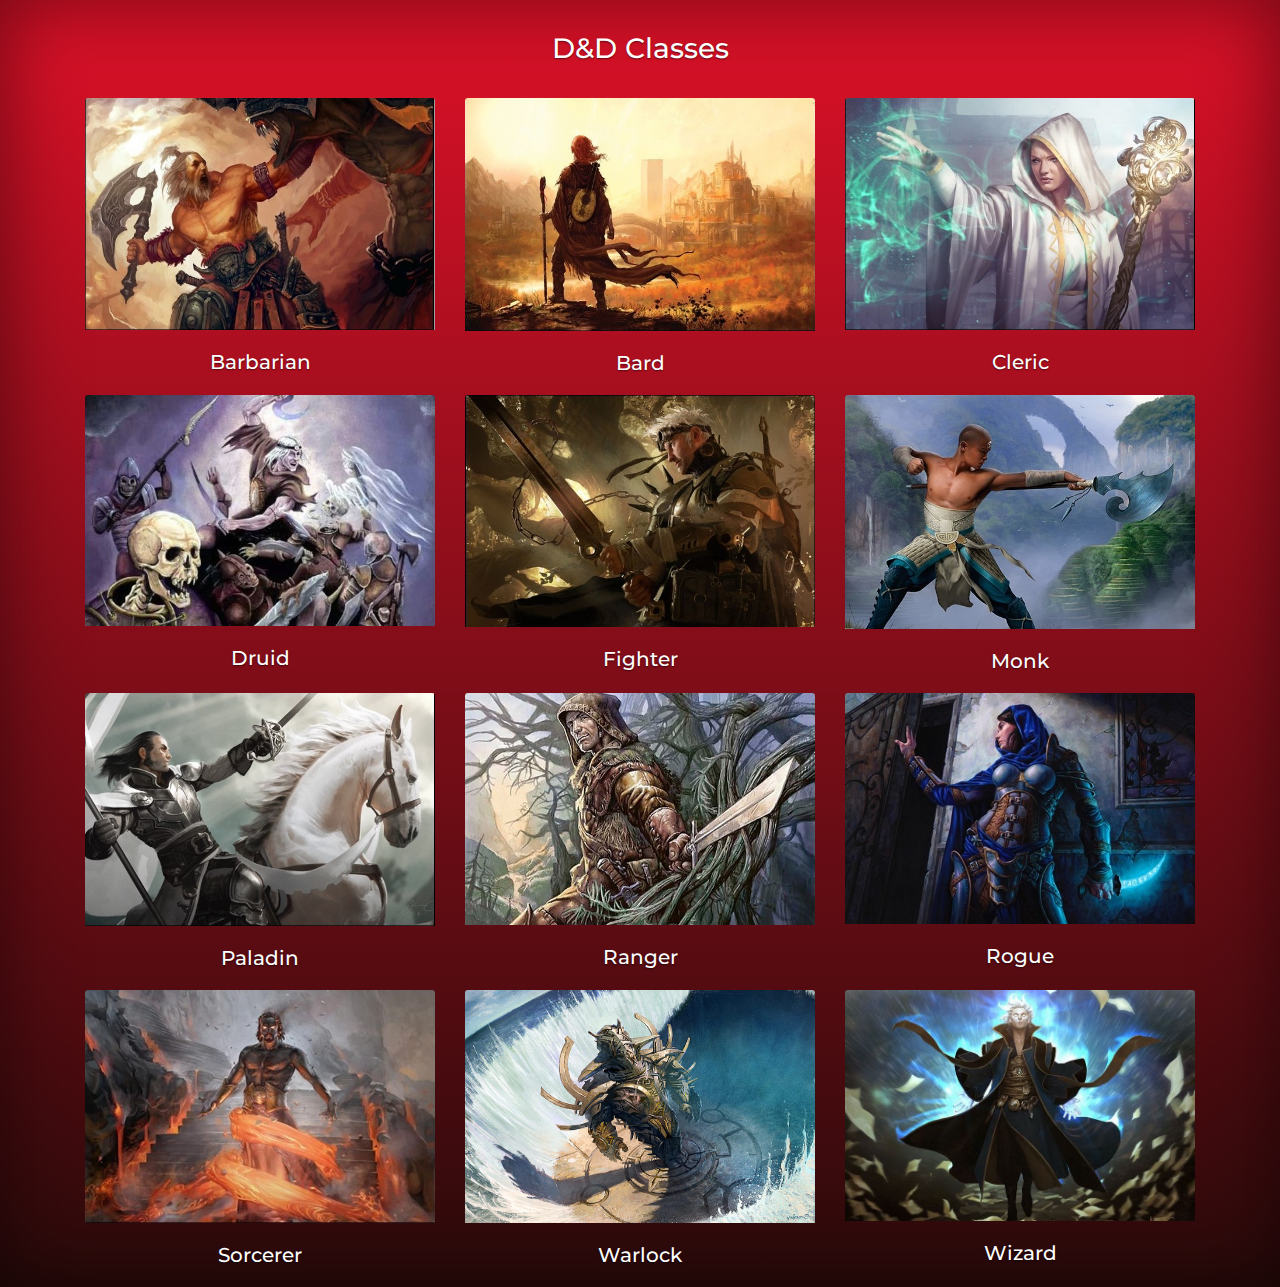
<file: dnd-showcase/index.html>
<!DOCTYPE html>
<html xmlns="http://www.w3.org/1999/xhtml">

<head>
    <meta charset="utf-8">
    <meta http-equiv="X-UA-Compatible" content="IE=edge">
    <title ng-bind="title">D&amp;D</title>
    <meta name="viewport" content="width=device-width, initial-scale=1">

    <link href="https://maxcdn.bootstrapcdn.com/bootstrap/4.0.0-alpha.6/css/bootstrap.min.css" rel="stylesheet">
    <link href="https://fonts.googleapis.com/css?family=Montserrat" rel="stylesheet">
    <link href="css/style.css" rel="stylesheet">
    <link rel="shortcut icon" href="images/logo.png">


    
</head>
<body>
    <div class="site-wrapper">
      <div class="site-wrapper-inner">
        <header class="masthead clearfix">
            <h3 class="masthead-brand">D&amp;D Classes</h3>
        </header>
		<div class="container cardContainer">
		 	<div class="row">
		   		<div class="col-xs-6 col-sm-4">
		    		<div class="card">
					  <img class="card-img-top" onclick="viewClass('Barbarian')" src="images/classes/barbarian.jpg" alt="Barbarian">
					  <h5 class="card-title" onclick="viewClass('Barbarian')">Barbarian</h5>
					</div>
		    	</div>
		    	<div class="col-xs-6 col-sm-4">
		    		<div class="card">
					  <img class="card-img-top" onclick="viewClass('Bard')" src="images/classes/bard.jpg" alt="Bard">
					   <h5 class="card-title" onclick="viewClass('Bard')">Bard</h5>
					</div>
		    	</div>

		   		<div class="col-xs-6 col-sm-4">
		   			<div class="card">
					 	<img class="card-img-top" onclick="viewClass('Cleric')" src="images/classes/cleric.jpg" alt="Cleric">
						<h5 class="card-title" onclick="viewClass('Cleric')">Cleric</h5>
					</div>
		   		</div>
		  	</div>
		  	<div class="row">
		   		
		    	<div class="col-xs-6 col-sm-4">
		    		<div class="card">
					 	<img class="card-img-top" onclick="viewClass('Druid')" src="images/classes/druid.jpg" alt="Druid">
					  	<h5 class="card-title" onclick="viewClass('Druid')">Druid</h5>
					</div>
		    	</div>
		    	<div class="col-xs-6 col-sm-4">
		    		<div class="card">
						<img class="card-img-top" onclick="viewClass('Fighter')" src="images/classes/fighter.jpg" alt="Fighter">
						<h5 class="card-title" onclick="viewClass('Fighter')">Fighter</h5>
					</div>
		    	</div>
		    	<div class="col-xs-6 col-sm-4">
		    		<div class="card">
					  <img class="card-img-top" onclick="viewClass('Monk')" src="images/classes/monk.jpg" alt="Monk">
					
					    <h5 class="card-title" onclick="viewClass('Monk')">Monk</h5>
					</div>
		    	</div>
		  	</div>
		  	<div class="row">
		   		<div class="col-xs-6 col-sm-4">
		   			<div class="card">
					  <img class="card-img-top" onclick="viewClass('Paladin')" src="images/classes/paladin.jpg" alt="Paladin">
					  
					    <h5 class="card-title" onclick="viewClass('Paladin')">Paladin</h5>
					</div>
		   		</div>
		    	<div class="col-xs-6 col-sm-4">
		    		<div class="card">
					  <img class="card-img-top" onclick="viewClass('Ranger')" src="images/classes/ranger.jpg" alt="Ranger">
					  
					    <h5 class="card-title" onclick="viewClass('Ranger')">Ranger</h5>
					</div>
		    	</div>
		    	<div class="col-xs-6 col-sm-4">
		    		<div class="card">
					  <img class="card-img-top" onclick="viewClass('Rogue')" src="images/classes/rogue.jpg" alt="Rogue">
					  
					    <h5 class="card-title" onclick="viewClass('Rogue')">Rogue</h5>
					</div>
		    	</div>
		  	</div>
		  	<div class="row">
		   		<div class="col-xs-6 col-sm-4">
		   			<div class="card">
					  <img class="card-img-top" onclick="viewClass('Sorcerer')" src="images/classes/sorcerer.jpg" alt="Sorcerer">
					  
					    <h5 class="card-title" onclick="viewClass('Sorcerer')">Sorcerer</h5>
					</div>
		   		</div>
		    	<div class="col-xs-6 col-sm-4">
		    		<div class="card">
					  <img class="card-img-top" onclick="viewClass('Warlock')" src="images/classes/warlock.jpg" alt="Warlock">
					  
					    <h5 class="card-title" onclick="viewClass('Warlock')">Warlock</h5>
					</div>
		    	</div>
		    	<div class="col-xs-6 col-sm-4">
		    		<div class="card">
					  <img class="card-img-top" onclick="viewClass('Wizard')" src="images/classes/wizard.jpg" alt="Wizard">
					  
					    <h5 class="card-title" onclick="viewClass('Wizard')">Wizard</h5>
					</div>
		    	</div>
		  	</div>
		</div>
      </div>
    </div>
</body>
	
	<script src="https://cdnjs.cloudflare.com/ajax/libs/jquery/3.2.1/jquery.min.js" type="text/javascript"></script>
	
    <script src="https://maxcdn.bootstrapcdn.com/bootstrap/3.3.7/js/bootstrap.min.js" type="text/javascript"></script>
	<script src="js/script.js" type="text/javascript"></script>

</html>
</file>
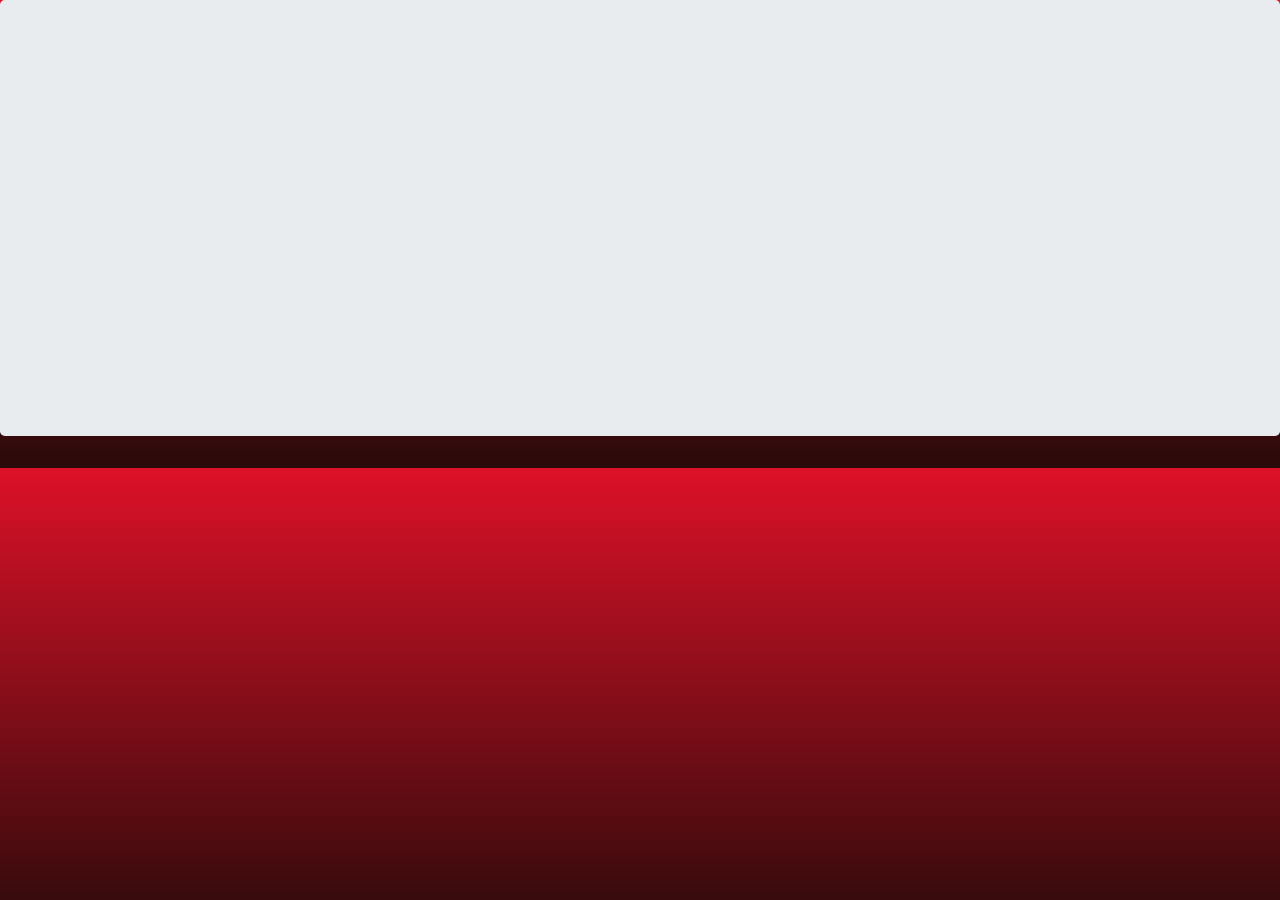
<file: dnd-showcase/class.html>
<!DOCTYPE html>
<html xmlns="http://www.w3.org/1999/xhtml">

<head>
    <meta charset="utf-8">
    <meta http-equiv="X-UA-Compatible" content="IE=edge">
    <title ng-bind="title">D&amp;D</title>
    <meta name="viewport" content="width=device-width, initial-scale=1">

    <link href="https://maxcdn.bootstrapcdn.com/bootstrap/4.0.0-alpha.6/css/bootstrap.min.css" rel="stylesheet">
    <link href="https://fonts.googleapis.com/css?family=Montserrat" rel="stylesheet">
    <link href="css/style.css" rel="stylesheet">
    <link rel="shortcut icon" href="images/logo.png">



</head>

<body>


    <main role="main">

      <div class="jumbotron" id="bImage">
        <div class="container">
          <h1 class="display-3" id="className"></h1>
        </div>
      </div>

      <div class="container" id="dataContainer">

      </div> <!-- /container -->

    </main>
</body>

<script src="https://cdnjs.cloudflare.com/ajax/libs/jquery/3.2.1/jquery.min.js" type="text/javascript"></script>

<script src="https://maxcdn.bootstrapcdn.com/bootstrap/3.3.7/js/bootstrap.min.js" type="text/javascript"></script>
<script src="js/script.js" type="text/javascript"></script>

</html>
</file>
<file: dnd-showcase/css/style.css>
/*
 * Globals
 */

/* Links */
a,
a:focus,
a:hover {
  color: #fff;
}



/*
 * Base structure
 */

* {
  font-family:'Montserrat', sans-serif;
}

html,
body {
  background-color: #DD1128;
  background: #DD1128; /* For browsers that do not support gradients */
  background: -webkit-linear-gradient(#DD1128, #2A0A0A); /* For Safari 5.1 to 6.0 */
  background: -o-linear-gradient(#DD1128, #2A0A0A); /* For Opera 11.1 to 12.0 */
  background: -moz-linear-gradient(#DD1128, #2A0A0A); /* For Firefox 3.6 to 15 */
  background: linear-gradient(#DD1128, #2A0A0A); /* Standard syntax */
}
body {
  color: #fff;
  text-align: center;
  text-shadow: 0 .05rem .1rem rgba(0,0,0,.5);
}

.site-wrapper {
  display: table;
  width: 100%;
  height: 100%; 
  min-height: 100%;
  box-shadow: inset 0 0 5rem rgba(0,0,0,.5);
}
.site-wrapper-inner {
  display: table-cell;
  vertical-align: top;
}


/*
 * Header
 */

.masthead {
  margin: 2rem;
  text-align: center;
}

.masthead-brand {
  margin-bottom: 0;
}

/*
 * Card Container
 */

.card-container {
    padding: 50px;
}

img.card-img-top {
  width:100%;
  -webkit-transition: all 1s ease; /* Safari and Chrome */
  -moz-transition: all 1s ease; /* Firefox */
  -ms-transition: all 1s ease; /* IE 9 */
  -o-transition: all 1s ease; /* Opera */
  transition: all 1s ease;
  z-index: 0;
}

img.card-img-top:hover {
  -webkit-transform:scale(1.25); /* Safari and Chrome */
  -moz-transform:scale(1.25);  Firefox 
  -ms-transform:scale(1.25); /* IE 9 */
  -o-transform:scale(1.25); /* Opera */
   transform:scale(1.25);
   z-index:2;
   cursor: pointer;
}

.cardContainer .card {
  background:none;
  border:none;
}

h5.card-title {
  margin:1.25rem;
  cursor: pointer
}


/*
 * Class Page
 */

 .display-3 {
  height: 300px
 }
</file>
